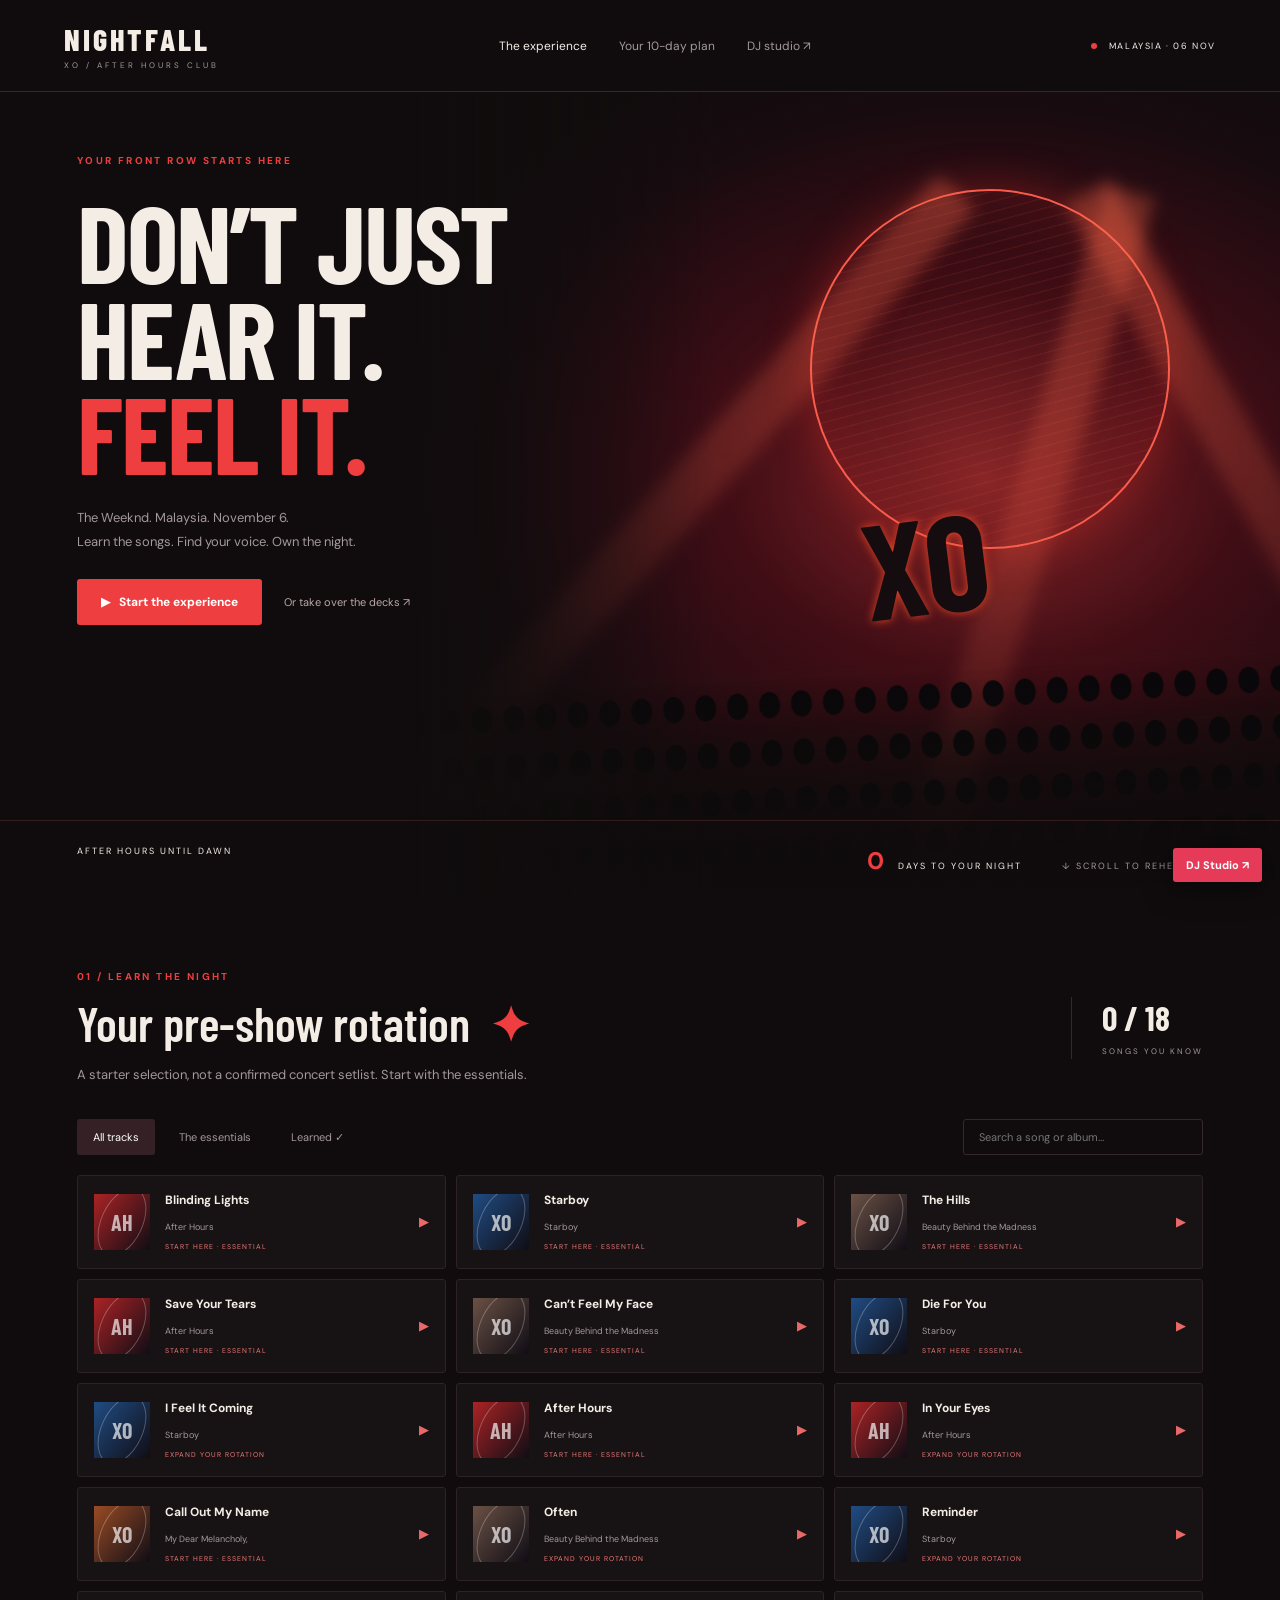
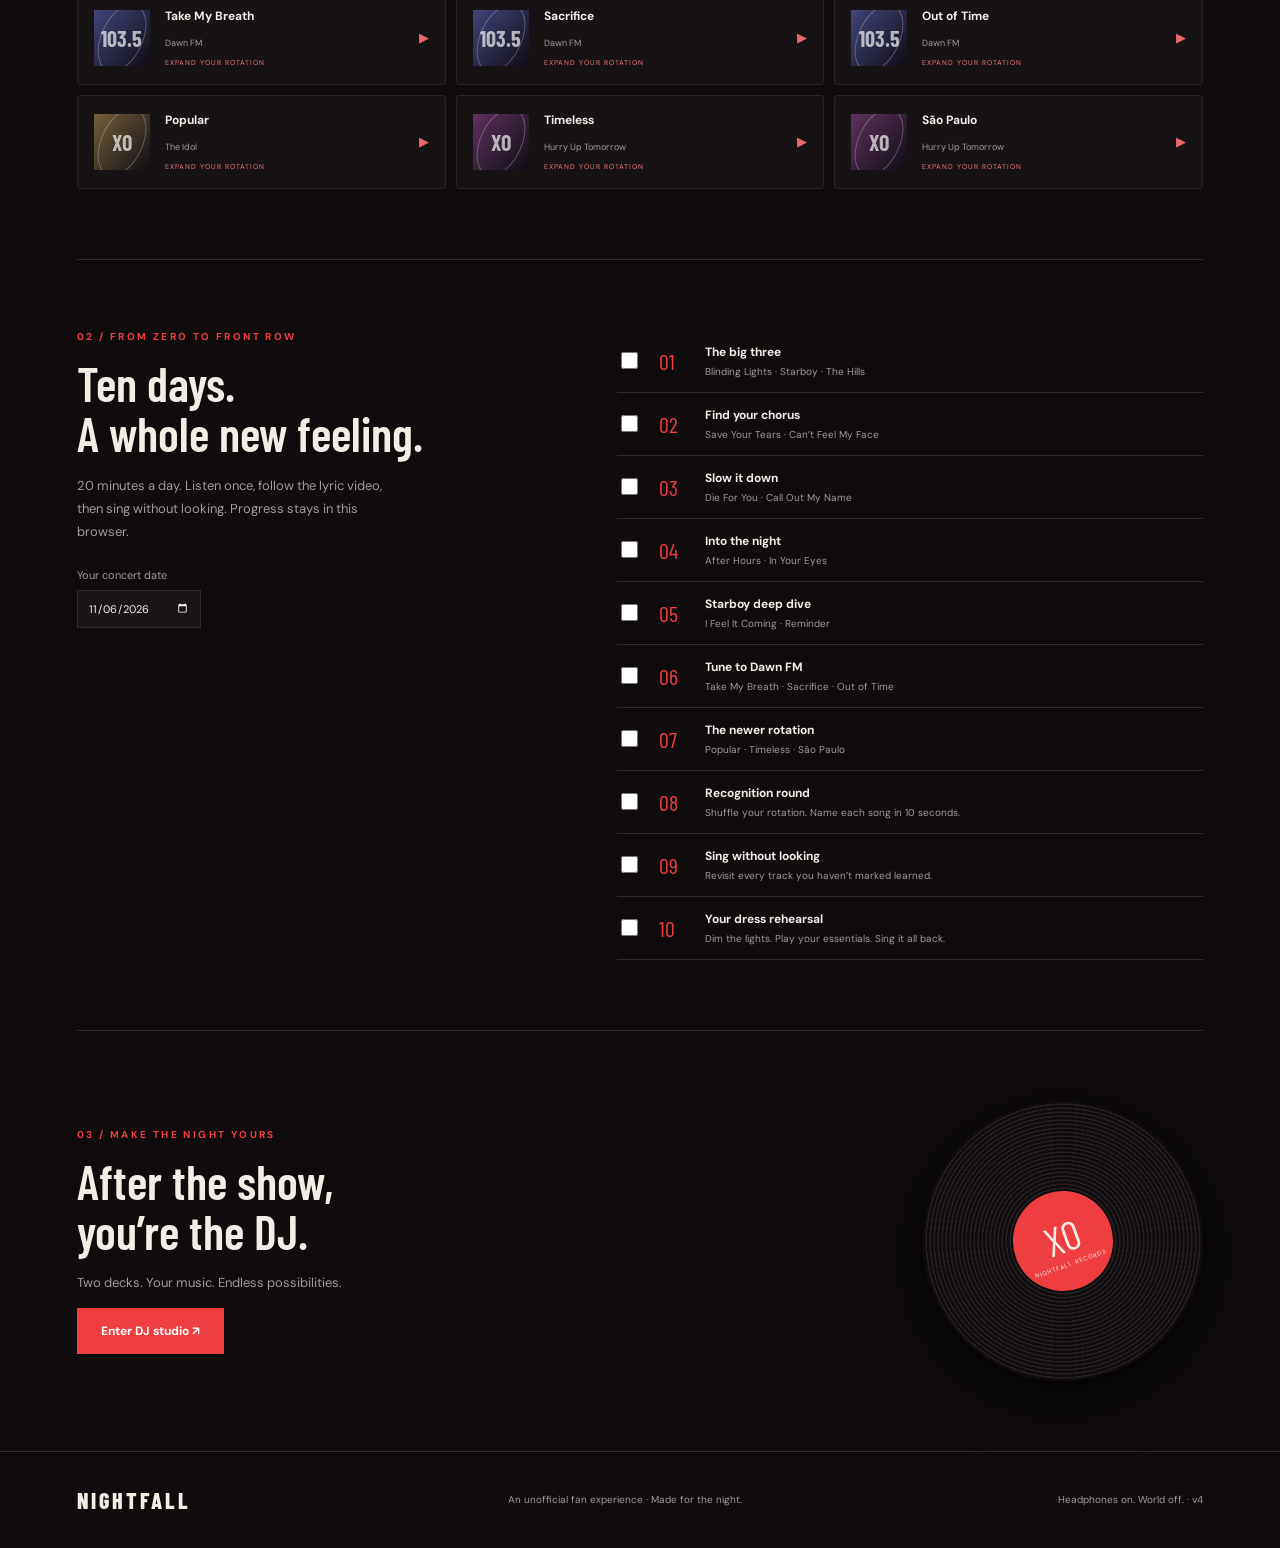
<file: index.html>
<!doctype html>
<html lang="en"><head><meta charset="UTF-8"><meta name="viewport" content="width=device-width,initial-scale=1"><meta name="referrer" content="strict-origin-when-cross-origin"><meta name="theme-color" content="#100c0d"><meta name="description" content="Your personal road to The Weeknd. Listen, learn and step into the night."><title>NIGHTFALL — The Weeknd, learned by heart</title><link rel="stylesheet" href="style.css?v=4"><link rel="stylesheet" href="experience.css?v=4"></head>
<body><header><a class="brand" href="index.html">NIGHTFALL<span>XO / AFTER HOURS CLUB</span></a><nav><a class="active" href="index.html">The experience</a><button id="planNav">Your 10-day plan</button><a href="mixer.html" target="_blank" rel="noopener">DJ studio ↗</a></nav><span class="live"><i></i> MALAYSIA · 06 NOV</span></header>
<main><section class="hero"><div class="hero-art" aria-hidden="true"><div class="moon"></div><div class="beam b1"></div><div class="beam b2"></div><div class="beam b3"></div><div class="stage">XO</div><div class="crowd"></div></div><div class="hero-copy"><div class="eyebrow">YOUR FRONT ROW STARTS HERE</div><h1>DON’T JUST<br>HEAR IT.<br><em>FEEL IT.</em></h1><p>The Weeknd. Malaysia. November 6.<br>Learn the songs. Find your voice. Own the night.</p><button class="primary" id="start">▶ &nbsp; Start the experience</button><a class="quiet" href="mixer.html" target="_blank" rel="noopener">Or take over the decks ↗</a></div><div class="hero-foot"><span>AFTER HOURS UNTIL DAWN</span><span><b id="days">13</b> DAYS TO YOUR NIGHT <span class="tiny">↓ SCROLL TO REHEARSE</span></span></div></section>
<section class="library" id="library"><div class="section-title"><div><div class="eyebrow">01 / LEARN THE NIGHT</div><h2>Your pre-show rotation<span>✦</span></h2><p>A starter selection, not a confirmed concert setlist. Start with the essentials.</p></div><div class="progress"><strong id="learnedCount">0 / 18</strong><span>SONGS YOU KNOW</span></div></div><div class="toolbar"><div class="filters"><button class="selected" data-filter="all">All tracks</button><button data-filter="essential">The essentials</button><button data-filter="learned">Learned ✓</button></div><input id="search" placeholder="Search a song or album…" aria-label="Search songs"></div><div id="songs" class="songs"></div></section>
<section id="plan" class="plan"><div><div class="eyebrow">02 / FROM ZERO TO FRONT ROW</div><h2>Ten days.<br>A whole new feeling.</h2><p>20 minutes a day. Listen once, follow the lyric video, then sing without looking. Progress stays in this browser.</p><label class="date-label">Your concert date <input type="date" id="concertDate" value="2026-11-06"></label></div><div id="planDays"></div></section>
<section class="studio-promo"><div><div class="eyebrow">03 / MAKE THE NIGHT YOURS</div><h2>After the show,<br>you’re the DJ.</h2><p>Two decks. Your music. Endless possibilities.</p><a class="primary" href="mixer.html" target="_blank" rel="noopener">Enter DJ studio ↗</a></div><div class="vinyl"><span>XO<br><small>NIGHTFALL RECORDS</small></span></div></section></main>
<footer><a class="brand" href="#">NIGHTFALL</a><span>An unofficial fan experience · Made for the night.</span><span>Headphones on. World off. · v4</span></footer>
<a class="dj-shortcut dj-dock" href="mixer.html?v=4" target="_blank" rel="noopener">DJ Studio ↗</a><dialog id="player" data-mode="concert" data-theme="crimson">
  <div class="dialog-head"><div><div class="eyebrow">YOUR PRIVATE HEADLINER</div><h2 id="playingTitle"></h2></div><div class="head-actions"><a class="dj-shortcut" href="mixer.html?v=4" target="_blank" rel="noopener">DJ Studio ↗</a><button id="fullscreenBtn" aria-label="Toggle full screen">⛶ Full screen</button><button id="closePlayer" aria-label="Close player">✕</button></div></div>
  <div class="experience-toolbar"><div class="mode-switch" aria-label="Experience mode"><button data-mode="concert" aria-pressed="true">✦ Concert</button><button data-mode="karaoke" aria-pressed="false">♫ Karaoke</button><button data-mode="practice" aria-pressed="false">Learn</button></div><div class="scene-options"><label>LIGHTS <select id="stageTheme"><option value="crimson">After Hours red</option><option value="violet">Electric violet</option><option value="gold">Golden hour</option></select></label><button id="motionBtn" aria-pressed="true">Motion on</button><button id="crowdBtn" aria-pressed="true">Crowd on</button></div></div>
  <div class="player-grid"><div class="performance"><section id="arena" class="arena" aria-label="Concert stage">
    <div class="stage-scenery" aria-hidden="true"><canvas id="glitter"></canvas><div class="stage-halo"></div><div class="spotlight s1"></div><div class="spotlight s2"></div><div class="spotlight s3"></div><div class="stage-floor"></div><div class="audience" id="audience"></div></div>
    <div class="stage-topline"><span id="sceneLabel">LIVE FROM YOUR ROOM</span><span id="clock">00:00</span></div>
    <div class="karaoke-screen" id="karaokeScreen"><p id="lyricPrev" class="lyric-context"></p><h3 id="lyricCurrent">THE NIGHT IS YOURS.</h3><p id="lyricNext" class="lyric-context">Press play below. Turn the world down.</p><span id="lyricStatus">Official lyric videos available · or add your own lyrics</span></div>
    <div class="video-frame"><div id="video"></div></div>
    <div class="arena-bottom"><span id="visualStatus">AMBIENT LIGHT SHOW</span><span>XO · MALAYSIA · 06 NOV</span></div>
  </section><div class="playback-notice" id="playbackNotice" hidden role="status"><strong>Video playback needs attention</strong><p id="playbackError"></p><div><button id="retryVideo">Retry player</button><button id="copySite">Copy site link for Chrome / Safari</button><button id="useCompanion">Use external YouTube + lyric clock</button></div></div><div class="player-actions"><button id="officialBtn">Official video</button><button id="lyricsBtn">Lyric video / search ↗</button><a class="button-link" id="youtubeLink" target="_blank" rel="noopener">Open in YouTube ↗</a><button id="previousSong" aria-label="Previous song">←</button><button id="nextSong" aria-label="Next song">Next track →</button></div>
  <details class="companion-help" id="companionHelp"><summary>Playing in the YouTube app / another tab?</summary><p>YouTube cannot share its playback clock across tabs. Play the song there, then start this manual lyric clock at the same moment. Adjust with ±5 seconds. Return to the embedded player whenever it works.</p><div class="companion-controls"><button id="startClock">▶ Start lyric clock</button><button id="resetClock">↺ Reset</button><button id="clockBack">−5s</button><button id="clockForward">+5s</button><span id="clockMode">Manual sync · not connected to external YouTube</span></div></details>
  <div class="local-playback"><label class="upload-label">＋ Play your own audio<input id="practiceAudio" type="file" accept="audio/*" hidden></label><span id="audioName"></span><audio id="localSong" controls hidden></audio></div>
  <details class="premium-help"><summary>Have YouTube Premium but seeing ads?</summary><p>Open this site in the browser where you’re signed into your Premium account. In-app browsers may use a separate YouTube session. YouTube cookies also need to be allowed for the embedded player to recognise your membership. This site cannot disable YouTube ads.</p><a href="https://www.youtube.com/" target="_blank" rel="noopener">Check your YouTube account ↗</a> · <a href="https://support.google.com/youtube/answer/7437519" target="_blank" rel="noopener">YouTube’s troubleshooting guide ↗</a><p>If the video won’t play here, use Open in YouTube or an audio file you own.</p></details></div>
  <aside class="practice"><div class="eyebrow">SING IT LIKE YOU MEAN IT</div><h3>Your voice.<br>The whole room.</h3><p id="songTip"></p><button class="primary" id="markLearned">✓ I know this one</button><hr>
  <div class="eyebrow">LYRICS, CENTRE STAGE</div><p id="lyricsLoadState" class="lyrics-state" role="status">Lyrics load automatically when you choose a song.</p><p class="hint">No import needed when automatic lyrics are available. Use the timing slider if the music video has a different intro.</p><button id="fetchLyrics">↻ Find lyrics automatically</button><p class="hint"><a id="lyricProvider" href="https://lrclib.net/" target="_blank" rel="noopener">Lyrics provided by LRCLIB</a></p><details id="customLyrics"><summary>Use your own lyrics (optional)</summary><label class="upload-label">＋ Import .lrc / .txt<input id="lyricFile" type="file" accept=".lrc,.txt" hidden></label>
  <details id="pasteLyrics"><summary>Paste your lyrics</summary><textarea id="lyricInput" placeholder="Paste your lyrics or timestamped LRC here…" aria-label="Your lyrics" rows="5" maxlength="150000"></textarea><button id="applyLyrics">Put lyrics on stage</button></details></details>
  <div class="lyric-controls"><button id="prevLine" aria-label="Previous lyric line">← Line</button><button id="nextLine">Next line →</button></div>
  <details class="sync-fix"><summary>Lyrics out of sync? Fix timing</summary><p>Music videos can have extra intros and cuts. Try Lyric video first. Otherwise select a line, and press the button exactly when you hear its first word.</p><select id="syncLine" aria-label="Line to align"></select><button id="matchLine">I hear this line now</button><div class="alignment-buttons"><button id="lyricsEarlier">Lyrics earlier · 0.5s</button><button id="lyricsLater">Lyrics later · 0.5s</button><button id="resetAlignment">Reset timing</button></div><p>Timing is saved separately for each video or audio file. A fixed offset cannot correct every cut in a narrative music video.</p></details>
  <label class="sync-label">Lyrics timing <input id="lyricOffset" type="range" min="-600" max="600" step="0.1" value="0" aria-label="Lyrics timing adjustment"><output id="offsetValue">0.0s</output></label><p class="hint">Positive = lyrics appear earlier. Arrow keys on the slider fine-tune by 0.1s. External YouTube requires the manual lyric clock.</p><label class="sync-label">Text size <input id="lyricSize" type="range" min="24" max="66" step="1" value="42" aria-label="Lyric text size"></label><button id="clearLyrics">Clear saved lyrics</button><div id="lyricDisplay" aria-live="off"></div></aside></div>
</dialog><div class="toast" id="toast" role="status"></div><script src="tracks.js?v=4"></script><script src="lyric-core.js?v=4"></script><script src="player-core.js?v=4"></script><script src="app.js?v=4"></script></body></html>
</file>
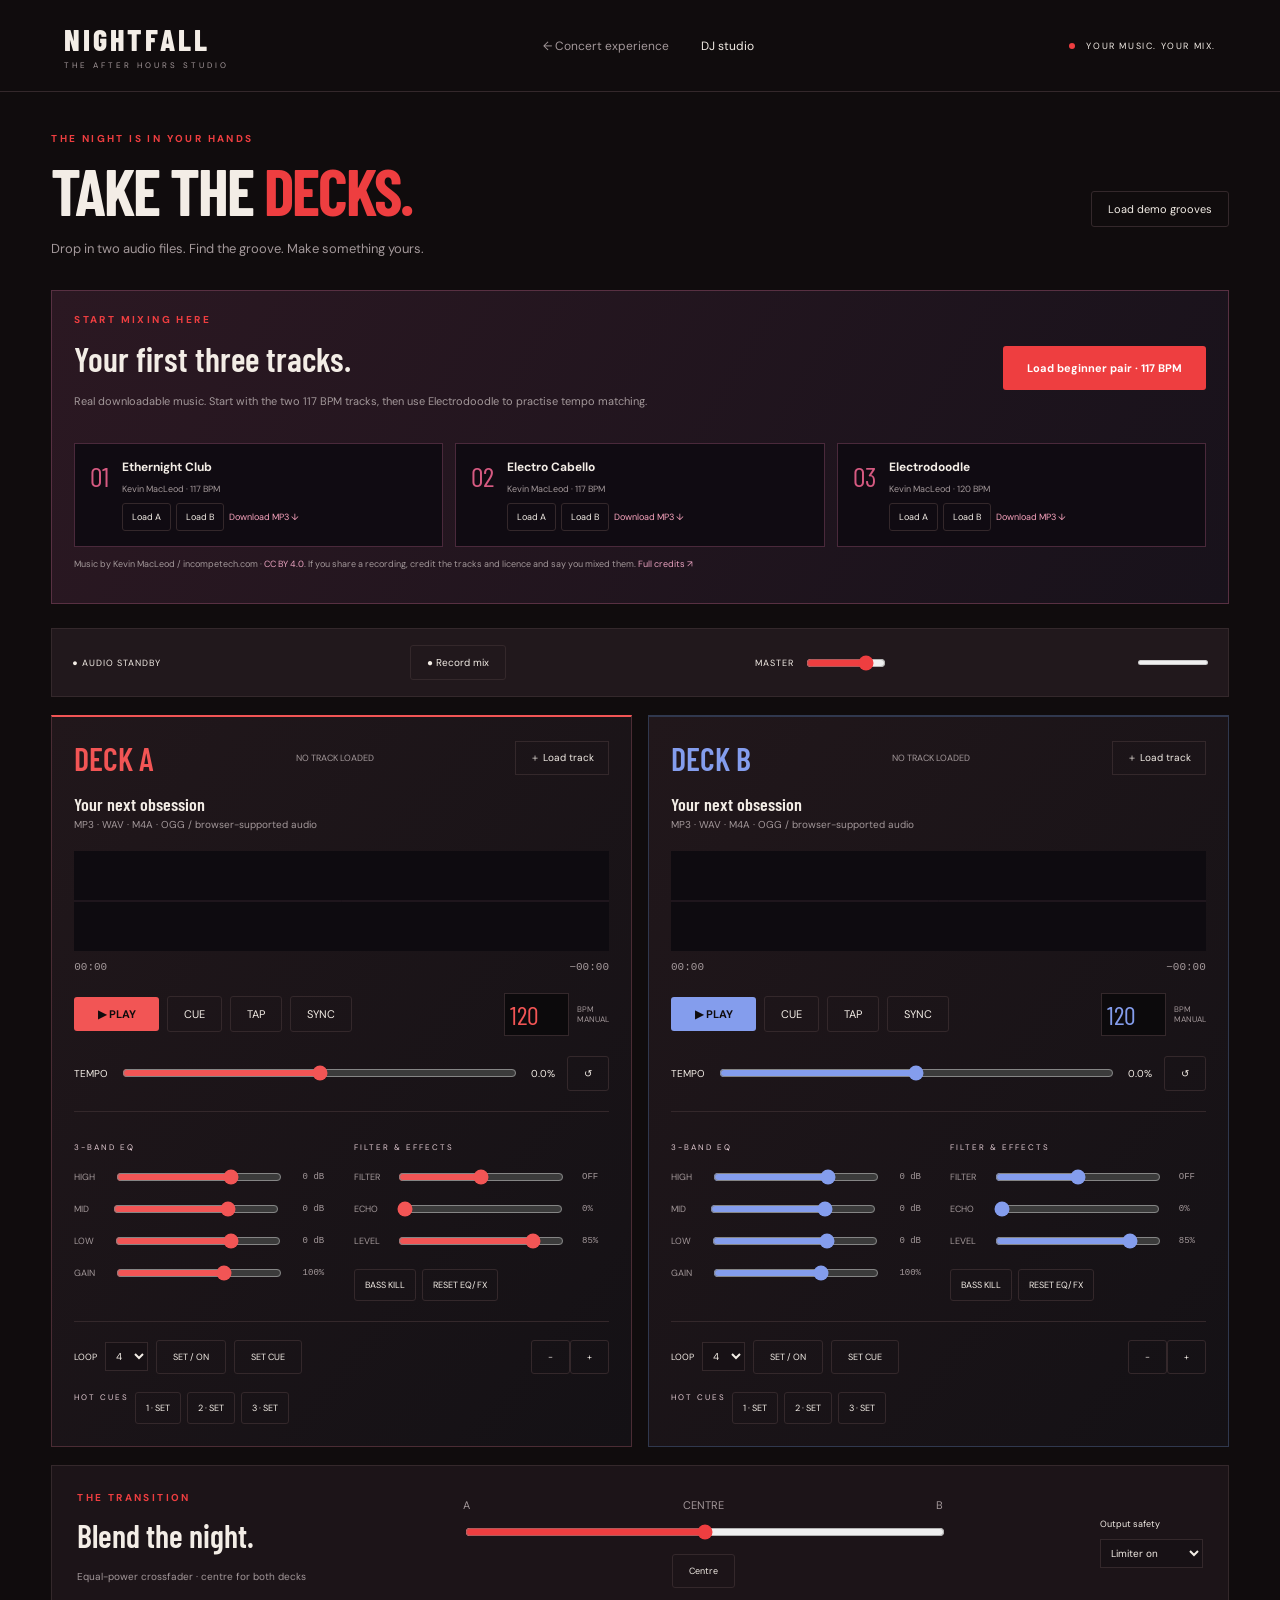
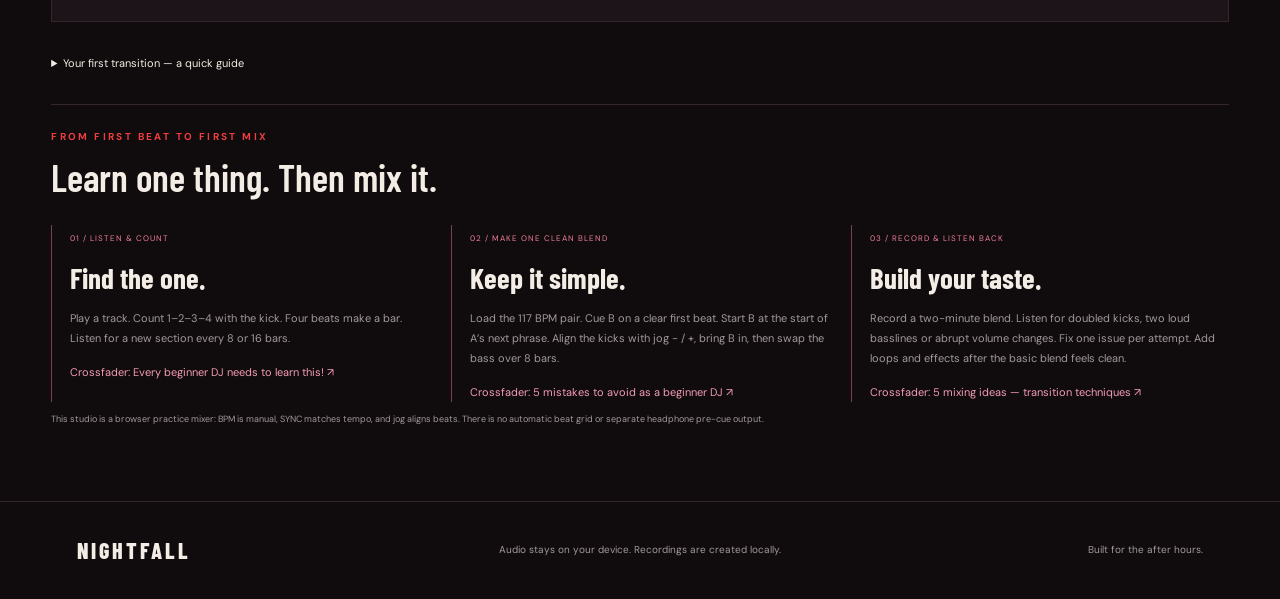
<file: mixer.html>
<!doctype html><html lang="en"><head><meta charset="utf-8"><meta name="viewport" content="width=device-width,initial-scale=1"><meta name="theme-color" content="#100c0d"><title>NIGHTFALL — DJ Studio</title><link rel="stylesheet" href="style.css"><link rel="stylesheet" href="mixer.css?v=4"></head><body><header><a class="brand" href="index.html">NIGHTFALL<span>THE AFTER HOURS STUDIO</span></a><nav><a href="index.html">← Concert experience</a><a class="active" href="mixer.html">DJ studio</a></nav><span class="live"><i></i> YOUR MUSIC. YOUR MIX.</span></header><main class="mix-main"><div class="mix-title"><div><div class="eyebrow">THE NIGHT IS IN YOUR HANDS</div><h1>TAKE THE <em>DECKS.</em></h1><p>Drop in two audio files. Find the groove. Make something yours.</p></div><button id="demo">Load demo grooves</button></div><div class="masterbar"><span id="audioState">● AUDIO STANDBY</span><div><button id="record">● Record mix</button> <a id="download" hidden>Download recording ↓</a></div><label>MASTER <input id="master" type="range" min="0" max="1" value="0.8" step="0.01" aria-label="Master volume"></label><meter id="masterMeter" min="0" max="1" value="0" aria-label="Master peak"></meter></div><div class="decks" id="decks"></div><section class="cross-panel"><div><div class="eyebrow">THE TRANSITION</div><h2>Blend the night.</h2><p>Equal-power crossfader · centre for both decks</p></div><div class="cross-control"><div><span>A</span><span id="crossValue">CENTRE</span><span>B</span></div><input id="cross" type="range" min="-1" max="1" step="0.001" value="0" aria-label="Crossfader"><button id="resetCross">Centre</button></div><label>Output safety <select id="limiter"><option value="on">Limiter on</option><option value="off">Limiter bypass</option></select></label></section><details class="guide"><summary>Your first transition — a quick guide</summary><p>1. Load a file on each deck, or try the demo grooves. Files stay on your device.<br>2. Tap the beat with TAP to set each track’s BPM, then use SYNC to match tempos. Sync aligns tempo only; use the jog buttons to align the beat.<br>3. Start A with the crossfader to the left. Start B, lower its bass, then slowly move the crossfader right while swapping the bass.<br>4. Set a cue or a loop at the playhead. Record captures the master mix, including EQ and effects.</p><p>Keyboard: Space = deck A play/pause · Shift+Space = deck B · ← / → = crossfader · R = record. Tempo changes pitch; key lock, stem separation, and headphone pre-cue routing aren’t included. Loop timing follows your manually set BPM.</p></details></main><footer><a class="brand" href="index.html">NIGHTFALL</a><span>Audio stays on your device. Recordings are created locally.</span><span>Built for the after hours.</span></footer><div id="toast" class="toast" role="status"></div><script src="mixer.js?v=4"></script><script src="practice.js?v=4"></script></body></html>
</file>
<file: style.css>
@import url('https://fonts.googleapis.com/css2?family=Barlow+Condensed:wght@500;600;700;800;900&family=DM+Sans:wght@400;500;600;700&display=swap');
:root{--bg:#100c0d;--panel:#1a1416;--line:#34282b;--muted:#a3989a;--text:#f3ede6;--red:#ee3e40}*{box-sizing:border-box}html{scroll-behavior:smooth}body{margin:0;background:var(--bg);color:var(--text);font-family:'DM Sans',sans-serif}button,input,select{font:inherit}button,a,input,select{touch-action:manipulation}button,a{ -webkit-tap-highlight-color:transparent}button{cursor:pointer}a{color:inherit;text-decoration:none}button{color:inherit;border:1px solid var(--line);background:transparent;padding:10px 16px;border-radius:3px}button:hover,a.primary:hover{background:#472125}button:focus-visible,a:focus-visible,input:focus-visible{outline:2px solid #ff9999;outline-offset:4px}header{height:92px;padding:0 5%;display:flex;align-items:center;justify-content:space-between;border-bottom:1px solid var(--line);gap:24px}.brand{font-family:'Barlow Condensed',Impact,sans-serif;font-size:30px;font-weight:800;letter-spacing:3px}.brand span{display:block;font:8px 'DM Sans',sans-serif;letter-spacing:3px;color:var(--muted);margin-top:3px}nav{display:flex;gap:32px;align-items:center;font-size:12px;color:var(--muted)}nav button{border:0;padding:0}nav .active{color:var(--text)}.live{font-size:9px;letter-spacing:1.6px}.live i{display:inline-block;width:6px;height:6px;background:var(--red);border-radius:100%;margin-right:8px}.hero{min-height:650px;height:calc(100vh - 92px);max-height:900px;position:relative;overflow:hidden}.hero-copy{position:relative;z-index:2;padding:62px 6% 100px}.eyebrow{font-size:10px;letter-spacing:2.4px;color:var(--red);font-weight:700}h1{font-family:'Barlow Condensed',Impact,sans-serif;font-size:clamp(76px,8.5vw,132px);letter-spacing:-2px;line-height:.88;margin:26px 0}h1 em{font-style:normal;color:var(--red)}p{color:var(--muted);font-size:13px;line-height:1.8}.hero-copy p{margin:26px 0}.primary{background:var(--red);color:white;padding:15px 24px;border:0;display:inline-block;font-size:12px;font-weight:700}.quiet{font-size:11px;color:#bca8a8;margin-left:22px}.hero-art{position:absolute;inset:0 0 0 32%;background:radial-gradient(ellipse at 66% 48%,#892628 0,#400d15 32%,#180b10 63%,#100c0d 78%);overflow:hidden}.hero-art:after{content:'';position:absolute;inset:0;background:linear-gradient(90deg,var(--bg),transparent 35%),linear-gradient(0deg,#100c0d,transparent 28%);pointer-events:none}.moon{position:absolute;width:360px;height:360px;border-radius:50%;border:2px solid #fa5c4c;box-shadow:0 0 45px #d52d2666,inset 0 0 70px #c6262944;left:46%;top:12%;background:repeating-linear-gradient(0deg,transparent 0 8px,#ee5a3b18 9px 10px);transform:rotate(-15deg)}.beam{position:absolute;width:50px;height:850px;top:100px;left:60%;background:linear-gradient(#ff684955,transparent);transform-origin:top;filter:blur(8px)}.b1{transform:rotate(42deg)}.b2{transform:rotate(-30deg);left:75%}.b3{transform:rotate(17deg);left:80%}.stage{position:absolute;left:52%;top:48%;font:bold 135px 'Barlow Condensed',Impact;color:#150c0f;text-shadow:0 0 10px #e74526;transform:rotate(-7deg)}.crowd{position:absolute;bottom:0;height:28%;width:110%;background:radial-gradient(ellipse at 12px 25px,#090709 10px,transparent 11px) 0 0/32px 48px,linear-gradient(transparent,#090709);transform:rotate(-3deg);filter:drop-shadow(0 -10px 20px #b8262311)}.hero-foot{position:absolute;bottom:0;width:100%;padding:24px 6%;border-top:1px solid #75433b55;display:flex;justify-content:space-between;font-size:9px;letter-spacing:2px;z-index:3}.hero-foot b{font-size:24px;color:var(--red);margin-right:8px}.tiny{margin-left:36px;color:var(--muted)}.library,.plan,.studio-promo{margin:0 6%;padding:70px 0}.section-title{display:flex;align-items:center;justify-content:space-between}h2{font-family:'Barlow Condensed',Impact,sans-serif;font-size:48px;line-height:1.05;font-weight:600;margin:15px 0}h2 span{color:var(--red);padding-left:20px}.section-title p{margin:0}.progress{border-left:1px solid var(--line);padding-left:30px}.progress strong{display:block;font-family:'Barlow Condensed',Impact;font-size:34px}.progress span{font-size:8px;letter-spacing:2px;color:var(--muted)}.toolbar{display:flex;justify-content:space-between;margin:32px 0 20px;gap:15px}.filters{display:flex;gap:8px}.filters button{font-size:11px;border:0;color:var(--muted)}.filters .selected{background:#342025;color:white}.toolbar input{background:transparent;border:1px solid var(--line);color:white;padding:10px 15px;width:240px;border-radius:3px;font-size:11px}.songs{display:grid;grid-template-columns:repeat(3,1fr);gap:10px}.song{display:flex;align-items:center;gap:15px;background:#171214;border:1px solid #2d2225;padding:16px;text-align:left;min-height:94px}.song:hover{border-color:#7f373b;background:#28181d}.song .cover{width:56px;height:56px;flex-shrink:0;display:grid;place-items:center;font:700 22px 'Barlow Condensed';color:#ffffffaa;background:linear-gradient(130deg,var(--c),#100d15);position:relative;overflow:hidden}.cover:after{content:'';position:absolute;width:40px;height:70px;border:1px solid #ffffff44;transform:rotate(25deg);border-radius:50%}.song .meta{flex:1}.song strong{font-size:12px;display:block;margin-bottom:6px}.song small{font-size:9px;color:var(--muted)}.song .tag{font-size:7px;letter-spacing:1px;color:#ed7777;display:block;margin-top:7px}.song .play{font-size:13px;color:#e96868}.plan{border-top:1px solid var(--line);display:grid;grid-template-columns:1fr 1.3fr;gap:90px}.plan p{max-width:330px}.date-label{font-size:11px;color:var(--muted);display:block;margin-top:24px}.date-label input{display:block;background:var(--panel);color:var(--text);border:1px solid var(--line);padding:10px;margin-top:8px;color-scheme:dark}.day{display:flex;gap:18px;align-items:center;border-bottom:1px solid var(--line);padding:14px 0}.day input{accent-color:var(--red);width:17px;height:17px}.day span{color:var(--red);font:22px 'Barlow Condensed';width:28px}.day strong{font-size:12px;display:block}.day small{color:var(--muted);font-size:10px;display:block;margin-top:5px}.studio-promo{border-top:1px solid var(--line);display:flex;justify-content:space-between;align-items:center}.vinyl{width:280px;height:280px;border-radius:50%;display:grid;place-items:center;background:repeating-radial-gradient(circle,#252022 0 1px,#100c0d 2px 4px);box-shadow:0 15px 60px #000}.vinyl span{width:100px;height:100px;background:var(--red);border-radius:50%;display:flex;align-items:center;justify-content:center;flex-direction:column;font:40px 'Barlow Condensed';transform:rotate(-20deg)}.vinyl small{font:6px 'DM Sans';letter-spacing:1px}footer{padding:35px 6%;border-top:1px solid var(--line);display:flex;align-items:center;justify-content:space-between;color:var(--muted);font-size:10px}footer .brand{color:var(--text);font-size:22px}dialog{background:#171013;color:var(--text);border:1px solid #693038;border-radius:5px;width:min(1100px,95vw);max-height:95vh;padding:30px}dialog::backdrop{background:#050305e8;backdrop-filter:blur(10px)}.dialog-head{display:flex;align-items:center;justify-content:space-between;margin-bottom:20px}.dialog-head h2{font-size:36px}.player-grid{display:grid;grid-template-columns:1.6fr 1fr;gap:28px}#video{aspect-ratio:16/9;background:#080608}#video iframe{width:100%;height:100%;border:0}.player-actions{display:flex;gap:8px;margin-top:16px;flex-wrap:wrap}.player-actions button{font-size:10px}h3{font-family:'Barlow Condensed';font-size:32px;margin:14px 0}.hint{font-size:10px}#youtubeLink{font-size:11px;color:#f87575}.practice hr{border:0;border-top:1px solid var(--line);margin:24px 0}.upload-label{font-size:11px;cursor:pointer;color:#f87575}#lyricDisplay{max-height:210px;overflow:auto;font-size:13px;line-height:2;white-space:pre-wrap}#lyricDisplay button{display:block;border:0;color:var(--muted);text-align:left;padding:4px}#lyricDisplay button.current{color:white;background:#5a242b}.toast{position:fixed;bottom:20px;left:50%;transform:translateX(-50%);padding:12px 20px;background:#e7d8d5;color:#211218;border-radius:4px;font-size:12px;display:none;z-index:100}.concert{background:radial-gradient(#7c162c,#0d080b);width:98vw;max-width:98vw;max-height:98vh}.concert .practice{background:#0d080baa;padding:20px}.empty{padding:30px;color:var(--muted)}
@media(max-width:800px){header{height:78px}.brand{font-size:24px}nav{gap:16px}nav button,.live{display:none}.hero{min-height:640px;height:85vh}.hero-copy{padding-top:60px}.hero-art{left:0;opacity:.7}.moon{left:50%;width:270px;height:270px}.hero-copy h1{font-size:100px}.hero-copy p{color:#d7c5c6}.quiet{display:block;margin:18px 0}.tiny{display:none}.hero-foot{font-size:8px}.songs{grid-template-columns:repeat(2,1fr)}.plan{gap:30px}.section-title h2{font-size:38px}.player-grid{grid-template-columns:1fr}.studio-promo .vinyl{width:210px;height:210px}footer{gap:20px}footer span:last-child{display:none}}
@media(max-width:520px){nav{font-size:10px;gap:14px}.brand span{font-size:6px}.hero-copy h1{font-size:91px}.songs{grid-template-columns:1fr}.toolbar{flex-direction:column}.toolbar input{width:100%}.section-title{align-items:flex-start}.section-title h2{font-size:34px}.section-title p{font-size:11px;max-width:240px}.progress{padding-left:12px}.progress strong{font-size:28px}.progress span{font-size:6px}.section-title h2 span{display:none}.plan{grid-template-columns:1fr;gap:20px}.studio-promo .vinyl{display:none}h2{font-size:42px}.library,.plan,.studio-promo{padding:45px 0}dialog{padding:20px}.hero-foot{letter-spacing:1px}footer span{font-size:9px;max-width:150px}}
@media(prefers-reduced-motion:reduce){html{scroll-behavior:auto}*{animation:none!important}}
</file>
<file: experience.css>
#player{--stage-rgb:237,46,80;--lyric-size:42px;width:min(1400px,98vw);max-width:98vw;max-height:98dvh;padding:24px;background:#100a11;border:1px solid #6b314a}#player[data-theme=violet]{--stage-rgb:162,91,255}#player[data-theme=gold]{--stage-rgb:247,180,73}#player .dialog-head{margin-bottom:16px}#player .dialog-head h2{font-size:32px;margin:6px 0}.head-actions{display:flex;gap:8px}.head-actions button{font-size:11px}.experience-toolbar{display:flex;justify-content:space-between;align-items:center;gap:12px;margin-bottom:16px;flex-wrap:wrap}.mode-switch{display:flex;background:#20151e;border-radius:5px;padding:4px;gap:3px}.mode-switch button{font-size:11px;border:0}.mode-switch button[aria-pressed=true]{background:#ef3c60;color:#fff}.scene-options{display:flex;gap:9px;align-items:center}.scene-options label{font-size:8px;letter-spacing:1px;display:flex;align-items:center;gap:8px}.scene-options select{background:#21151f;border:1px solid #583044;color:#eadde5;padding:8px;font-size:10px}.scene-options button{font-size:9px;padding:8px}.player-grid{grid-template-columns:minmax(0,1fr) 270px;gap:22px}.performance{min-width:0}.arena{position:relative;isolation:isolate;overflow:hidden;min-height:610px;border:1px solid #6a2b45;border-radius:8px;background:#0a0710;padding:18px 28px 120px;display:flex;flex-direction:column;align-items:center}.stage-scenery{position:absolute;inset:0;z-index:-1;background:radial-gradient(ellipse at 50% 15%,rgba(var(--stage-rgb),.32),transparent 60%),linear-gradient(0deg,#08050c,#150b1b)}#glitter{position:absolute;width:100%;height:100%;inset:0}.stage-halo{position:absolute;width:460px;height:460px;max-width:85%;aspect-ratio:1;border-radius:50%;left:50%;top:0;transform:translateX(-50%);border:2px solid rgba(var(--stage-rgb),.5);box-shadow:0 0 80px rgba(var(--stage-rgb),.26),inset 0 0 80px rgba(var(--stage-rgb),.16)}.spotlight{position:absolute;top:-80px;left:18%;width:170px;height:850px;clip-path:polygon(48% 0,52% 0,100% 100%,0 100%);background:linear-gradient(rgba(var(--stage-rgb),.55),transparent);transform-origin:50% 0;filter:blur(4px);animation:sweep 11s ease-in-out infinite alternate}.spotlight.s2{left:70%;animation-delay:-7s;animation-duration:14s}.spotlight.s3{left:45%;width:100px;animation-delay:-4s;opacity:.4;background:linear-gradient(#faf1ff77,transparent)}@keyframes sweep{from{transform:rotate(-38deg)}to{transform:rotate(38deg)}}.stage-floor{position:absolute;bottom:35px;left:-25%;width:150%;height:170px;background:repeating-linear-gradient(90deg,transparent 0 59px,rgba(var(--stage-rgb),.18) 60px 61px),repeating-linear-gradient(0deg,transparent 0 29px,rgba(var(--stage-rgb),.18) 30px 31px);transform:perspective(180px) rotateX(55deg);box-shadow:0 -10px 60px rgba(var(--stage-rgb),.13)}.stage-topline,.arena-bottom{display:flex;justify-content:space-between;width:100%;font-size:8px;letter-spacing:2px;color:#cfafc3;position:relative;z-index:1}.arena-bottom{position:absolute;bottom:12px;padding:0 20px;color:#ac8da5;font-size:7px}.karaoke-screen{position:relative;z-index:1;text-align:center;width:100%;padding:16px 8px 20px;min-height:180px;display:flex;flex-direction:column;justify-content:center;align-items:center}.karaoke-screen h3{font-family:'Barlow Condensed',Impact,sans-serif;font-size:var(--lyric-size);line-height:1.05;letter-spacing:.4px;text-wrap:balance;color:white;text-shadow:0 0 24px rgba(var(--stage-rgb),.7);margin:12px 0;max-width:850px;overflow-wrap:anywhere}.lyric-context{font-size:13px;line-height:1.5;margin:0;color:#cfabc7;max-width:90%;min-height:20px}.karaoke-screen #lyricPrev{opacity:.5}.karaoke-screen #lyricStatus{font-size:8px;letter-spacing:1.2px;color:#ad88a6;margin-top:14px}.video-frame{position:relative;z-index:1;width:min(100%,600px);border:1px solid rgba(var(--stage-rgb),.55);box-shadow:0 0 35px rgba(var(--stage-rgb),.13);background:#080508;border-radius:4px;overflow:hidden}.video-frame #video{aspect-ratio:16/9}.video-frame #video>*{width:100%;height:100%}.audience{position:absolute;bottom:25px;left:0;width:100%;height:130px;display:flex;align-items:flex-end;justify-content:space-around;gap:0;pointer-events:none;overflow:hidden}.fan{position:relative;flex-shrink:0;width:35px;height:75px;background:#05040b;border-radius:44% 44% 0 0;transform-origin:50% 100%;animation:sway 3.6s ease-in-out infinite alternate;box-shadow:0 -2px 12px rgba(var(--stage-rgb),.18)}.fan:before{content:'';position:absolute;top:-17px;left:8px;width:21px;height:24px;border-radius:50%;background:#05040b}.fan .arm{position:absolute;top:-30px;left:1px;width:7px;height:65px;background:#05040b;border-radius:8px;transform:rotate(-24deg)}.fan .arm.right{left:auto;right:0;transform:rotate(20deg)}.fan .phone{position:absolute;top:-45px;left:-12px;width:10px;height:16px;border:2px solid #151121;background:#dad7ff;box-shadow:0 0 14px #c0b9ff88;border-radius:2px}.fan:nth-child(3n){height:60px;animation-delay:-1.2s;animation-duration:4.2s}.fan:nth-child(2n){height:55px;animation-delay:-2.5s}.fan:nth-child(4n){width:42px;animation-duration:3s}.fan:nth-child(5n) .phone{background:#ffbada;box-shadow:0 0 15px #ff5aab99}.no-crowd .audience{display:none}@keyframes sway{from{transform:rotate(-6deg) translateY(1px)}to{transform:rotate(6deg) translateY(6px)}}.no-motion .spotlight,.no-motion .fan{animation:none!important}#player[data-mode=karaoke] .arena{min-height:650px;padding-top:26px}#player[data-mode=karaoke] .karaoke-screen{min-height:260px}#player[data-mode=karaoke] #lyricCurrent{font-size:calc(var(--lyric-size)*1.3)}#player[data-mode=karaoke] .audience{opacity:.4}#player[data-mode=practice] .arena{min-height:0;padding:16px}#player[data-mode=practice] .stage-scenery{display:none}#player[data-mode=practice] .karaoke-screen{min-height:150px}#player[data-mode=practice] .arena-bottom{display:none}#player[data-mode=practice] .video-frame{max-width:100%;width:100%}.button-link{border:1px solid var(--line);padding:10px 12px;border-radius:3px;font-size:10px;display:inline-block}.local-playback{display:flex;align-items:center;flex-wrap:wrap;gap:12px;padding-top:18px}.local-playback #audioName{font-size:10px;color:var(--muted);max-width:240px;overflow:hidden;text-overflow:ellipsis;white-space:nowrap}audio:not([hidden]){display:block;width:100%;height:38px;color-scheme:dark}.premium-help{font-size:10px;color:var(--muted);line-height:1.7;margin-top:18px}.premium-help summary{cursor:pointer;color:#d9a7ba}.premium-help a{color:#fa9cb8}.practice{padding:15px 0}#player .practice h3{font-size:30px}#player .practice p{font-size:11px}#pasteLyrics{font-size:10px;margin:16px 0;color:#ebacbf}#pasteLyrics summary{cursor:pointer}#lyricInput{display:block;background:#21151e;color:#eee;border:1px solid #64344c;width:100%;padding:10px;margin:12px 0;resize:vertical;font-size:12px}#applyLyrics{font-size:10px}.lyric-controls{display:flex;gap:8px;margin:18px 0}.lyric-controls button{font-size:9px}.sync-label{font-size:10px;color:#c9a6bd;display:flex;gap:10px;align-items:center;margin:16px 0}.sync-label input{min-width:20px;width:100%;accent-color:#ef3c60}.sync-label output{white-space:nowrap;font:10px monospace}#clearLyrics{font-size:9px;padding:8px}#lyricDisplay{margin-top:20px;max-height:220px}#lyricDisplay button{font-size:12px;width:100%}#lyricDisplay button.current{background:#55243e;border-left:2px solid #f45f9c}#player:fullscreen{width:100vw;max-width:100vw;height:100dvh;max-height:100dvh;overflow:auto;border:0;border-radius:0}.local-source .video-frame{display:none}.local-source .karaoke-screen{min-height:370px}#player[data-mode=karaoke].local-source .karaoke-screen{min-height:430px}
@media(min-width:1200px){#player[data-mode=concert] .arena{min-height:690px}.karaoke-screen{min-height:205px}}
@media(max-width:850px){#player{padding:18px}.player-grid{grid-template-columns:minmax(0,1fr)}.practice{border-top:1px solid #48263b}.scene-options{gap:7px}.arena{min-height:560px}.karaoke-screen{min-height:160px}#player .dialog-head h2{font-size:28px}.head-actions button{font-size:9px;padding:8px}.local-source .karaoke-screen{min-height:320px}}
@media(max-width:520px){#player{padding:12px;width:100vw;max-width:100vw;max-height:100dvh;height:100dvh;border:0;border-radius:0}.experience-toolbar{gap:9px}.scene-options{width:100%;justify-content:space-between}.scene-options label{font-size:7px;gap:5px}.scene-options select{font-size:9px;padding:7px;max-width:130px}.scene-options button{font-size:8px}.arena{padding:14px 10px 105px;min-height:510px}.stage-topline{font-size:6px;letter-spacing:1px}.stage-halo{height:auto}.karaoke-screen{padding:16px 0;min-height:180px}.karaoke-screen h3{font-size:calc(var(--lyric-size)*.85)}.lyric-context{font-size:11px}.karaoke-screen #lyricStatus{font-size:7px}.fan{width:26px;height:58px}.fan:before{width:17px;left:5px}.audience{height:110px}.arena-bottom{font-size:6px;padding:0 10px}.head-actions{gap:4px}.head-actions button{padding:7px}.player-actions{gap:5px}.player-actions button,.button-link{font-size:9px;padding:9px}#player[data-mode=karaoke] .arena{min-height:570px}#player[data-mode=karaoke] .karaoke-screen{min-height:250px}#player[data-mode=karaoke] #lyricCurrent{font-size:var(--lyric-size)}.spotlight{width:100px}.local-source .karaoke-screen{min-height:330px}}
@media(prefers-reduced-motion:reduce){.spotlight,.fan{animation:none!important}}
.playback-notice:not([hidden]){display:block;border:1px solid #b67b40;background:#302014;padding:15px;margin-top:15px;border-radius:4px}.playback-notice strong{font-size:12px;color:#ffcd91}.playback-notice p{font-size:11px;margin:8px 0;color:#dfc7b2}.playback-notice>div{display:flex;gap:8px;flex-wrap:wrap}.playback-notice button,.companion-controls button{font-size:10px;padding:9px}.companion-help{font-size:10px;color:#c7a8ba;margin-top:18px;line-height:1.7}.companion-help summary,#customLyrics summary{cursor:pointer;color:#f2a8c7}.companion-help p{font-size:11px}.companion-controls{display:flex;flex-wrap:wrap;gap:7px;align-items:center}.companion-controls span{font-size:9px;color:var(--muted)}#customLyrics{font-size:10px;padding:12px 0;border-top:1px solid #432638}#customLyrics>label{display:block;margin-top:15px}.lyrics-state{font-size:12px!important;color:#ebcfdd!important;padding:10px;border-left:2px solid #ed4778;background:#2b1726}
.companion-source .video-frame{display:none}.companion-source .karaoke-screen{min-height:330px}#player.companion-source[data-mode=karaoke] .karaoke-screen{min-height:350px}
.dj-shortcut{background:#e63b58;color:#fff;padding:10px 13px;font-size:11px;font-weight:700;border-radius:3px;white-space:nowrap}.dj-dock{position:fixed;bottom:18px;right:18px;z-index:10;box-shadow:0 4px 30px #0009}.sync-fix{font-size:10px;color:#c5a6bb;line-height:1.7;border:1px solid #64334b;padding:10px;margin:15px 0}.sync-fix summary{cursor:pointer;color:#ffc4dd}.sync-fix p{font-size:10px!important}.sync-fix select{width:100%;background:#271822;color:white;border:1px solid #78465e;padding:8px;margin:8px 0;font-size:11px}.sync-fix button{font-size:9px;padding:8px;margin-top:5px}.alignment-buttons{display:flex;gap:5px;flex-wrap:wrap}@media(max-width:520px){.head-actions .dj-shortcut{font-size:9px;padding:8px}.head-actions #fullscreenBtn{display:none}}
@media(min-width:851px){
  #player[data-mode=concert] .arena,#player[data-mode=karaoke] .arena{height:calc(100dvh - 205px);min-height:450px;padding:14px 24px 100px}
  #player[data-mode=concert] .karaoke-screen,#player[data-mode=karaoke] .karaoke-screen{min-height:0;flex:1;padding:8px 0 15px}
  .video-frame{height:clamp(200px,27vh,310px);width:auto;max-width:100%;aspect-ratio:16/9;flex-shrink:0}
  .video-frame #video{width:100%;height:100%}
  #player[data-mode=practice] .video-frame{height:auto;aspect-ratio:16/9}
  .local-source .karaoke-screen{min-height:0!important}
}
</file>
<file: mixer.css>
.mix-main{max-width:1500px;margin:auto;padding:40px 4%}.mix-title{display:flex;align-items:center;justify-content:space-between}.mix-title h1{font-size:64px;margin:14px 0;line-height:1}.mix-title p{margin:0 0 25px}.mix-title>button{font-size:11px}.masterbar{padding:16px 20px;background:#21181c;border:1px solid var(--line);display:flex;align-items:center;justify-content:space-between;gap:14px;font-size:9px;letter-spacing:1px}.masterbar label{display:flex;align-items:center;gap:10px}.masterbar button,.masterbar a{font-size:10px}.masterbar input{width:80px}meter{width:70px;height:10px}input[type=range]{accent-color:var(--red);cursor:pointer}.decks{display:grid;grid-template-columns:1fr 1fr;gap:16px;margin:18px 0}.deck{background:linear-gradient(130deg,#21171b,#141115);border:1px solid #4b2c34;border-top:2px solid var(--accent);padding:22px;--accent:#f25555}.deck.b{--accent:#849ded;border-color:#30384e}.deck input[type=range]{accent-color:var(--accent)}.deck-head{display:flex;align-items:center;justify-content:space-between}.deck-id{font:600 32px 'Barlow Condensed';color:var(--accent)}.load{cursor:pointer;font-size:10px;border:1px solid var(--line);padding:9px 14px}.trackname{margin:18px 0 4px;font-size:18px;overflow:hidden;white-space:nowrap;text-overflow:ellipsis}.tracksub{color:var(--muted);font-size:10px}.wave{width:100%;height:100px;background:#0e0b10;margin:20px 0 5px;cursor:crosshair;touch-action:none}.time-row{display:flex;justify-content:space-between;font:11px monospace;color:var(--muted)}.transport{display:flex;gap:8px;align-items:center;margin:20px 0}.transport button{font-size:11px}.transport .playBtn{background:var(--accent);color:#100c0d;border:0;font-weight:bold;min-width:85px}.bpmbox{margin-left:auto;font:28px 'Barlow Condensed';color:var(--accent);display:flex;align-items:center;gap:8px}.bpm{width:65px;background:#0c0a0c;color:var(--accent);border:1px solid var(--line);padding:5px;font:26px 'Barlow Condensed'}.bpmbox small{font:8px 'DM Sans';color:var(--muted)}.tempo{display:flex;align-items:center;gap:12px;font-size:10px;padding-bottom:20px;border-bottom:1px solid var(--line)}.tempo input{flex:1;min-width:20px}.channel{display:grid;grid-template-columns:1fr 1fr;gap:24px;margin-top:22px}.eq label,.fx label{font-size:9px;color:var(--muted);display:flex;align-items:center;justify-content:space-between;gap:10px;margin:12px 0}.eq input,.fx input{width:65%}.control-label{font-size:8px;letter-spacing:2px;color:#e0c9d0}.eq output,.fx output{font:9px monospace;min-width:27px}.utility{display:flex;gap:6px;flex-wrap:wrap;margin-top:18px}.utility button{font-size:9px;padding:9px 10px}.utility button.on{background:var(--accent);color:#111}.loopline{display:flex;align-items:center;gap:8px;margin-top:20px;border-top:1px solid var(--line);padding-top:18px;font-size:9px}.loopline select,select{background:#171115;color:var(--text);border:1px solid var(--line);padding:6px;font-size:10px}.loopline button{font-size:9px}.jog{margin-left:auto}.cross-panel{border:1px solid var(--line);background:#1c1418;padding:25px;display:flex;align-items:center;justify-content:space-between;gap:30px}.cross-panel h2{font-size:32px}.cross-panel p{font-size:10px}.cross-control{flex:1;max-width:480px;text-align:center}.cross-control>div{display:flex;justify-content:space-between;font-size:11px;color:var(--muted);margin-bottom:10px}.cross-control input{width:100%}.cross-control button{font-size:9px;margin-top:9px}.cross-panel>label{font-size:9px;display:grid;gap:9px}.guide{margin:30px 0;color:var(--muted);font-size:11px;line-height:2}.guide summary{cursor:pointer;color:var(--text)}.recording{background:var(--red)!important}.deck .status{font-size:9px;color:var(--muted)}@media(max-width:900px){.channel{gap:12px}.transport{flex-wrap:wrap}.bpmbox{margin-left:0}.cross-panel{flex-wrap:wrap}.cross-control{min-width:200px}.masterbar{flex-wrap:wrap}.mix-title h1{font-size:50px}}@media(max-width:650px){.decks{grid-template-columns:1fr}.mix-title{align-items:flex-start;gap:10px}.mix-title h1{font-size:40px}.mix-title p{font-size:11px}.mix-title>button{font-size:9px;padding:10px;max-width:100px}.mix-main{padding:30px 4%}.deck{padding:18px}.cross-panel{padding:18px}.cross-control{width:100%;max-width:none}.masterbar{padding:12px}}
.practice-pack{border:1px solid #583042;background:linear-gradient(120deg,#2b1822,#18121b);padding:22px;margin:5px 0 24px}.pack-heading{display:flex;align-items:center;justify-content:space-between;gap:24px}.pack-heading h2{font-size:34px}.pack-heading p{font-size:11px}.pack-heading>button{font-size:11px;white-space:nowrap}.pack-tracks{display:grid;grid-template-columns:repeat(3,1fr);gap:12px;margin-top:20px}.pack-tracks article{padding:15px;background:#100b12;border:1px solid #4a293b;display:flex;gap:13px}.pack-number{font:28px 'Barlow Condensed';color:#d65a81}.pack-tracks strong{display:block;font-size:12px}.pack-tracks small{display:block;font-size:9px;color:var(--muted);margin:8px 0}.pack-tracks article>div{min-width:0}.pack-tracks article>div>div{display:flex;gap:5px;flex-wrap:wrap}.pack-tracks button{font-size:9px;padding:7px 9px}.pack-tracks a{font-size:9px;color:#faa5bf;align-self:center;padding:7px 0}.pack-credit{font-size:9px!important;color:var(--muted)}.pack-credit a{color:#e9a2bf}.learn-dj{padding:25px 0;border-top:1px solid var(--line)}.learn-dj h2{font-size:38px}.lesson-grid{display:grid;grid-template-columns:repeat(3,1fr);gap:22px;margin-top:28px}.lesson-grid article{border-left:1px solid #774052;padding-left:18px}.lesson-grid span{font-size:8px;letter-spacing:1px;color:#f07e9b}.lesson-grid h3{font-size:29px}.lesson-grid p{font-size:11px}.lesson-grid a{font-size:11px;line-height:1.7;color:#f59bb5}@media(max-width:800px){.pack-tracks{grid-template-columns:1fr}.pack-heading{align-items:flex-start;flex-direction:column;gap:10px}.lesson-grid{grid-template-columns:1fr;gap:25px}.practice-pack{padding:17px}}
</file>
